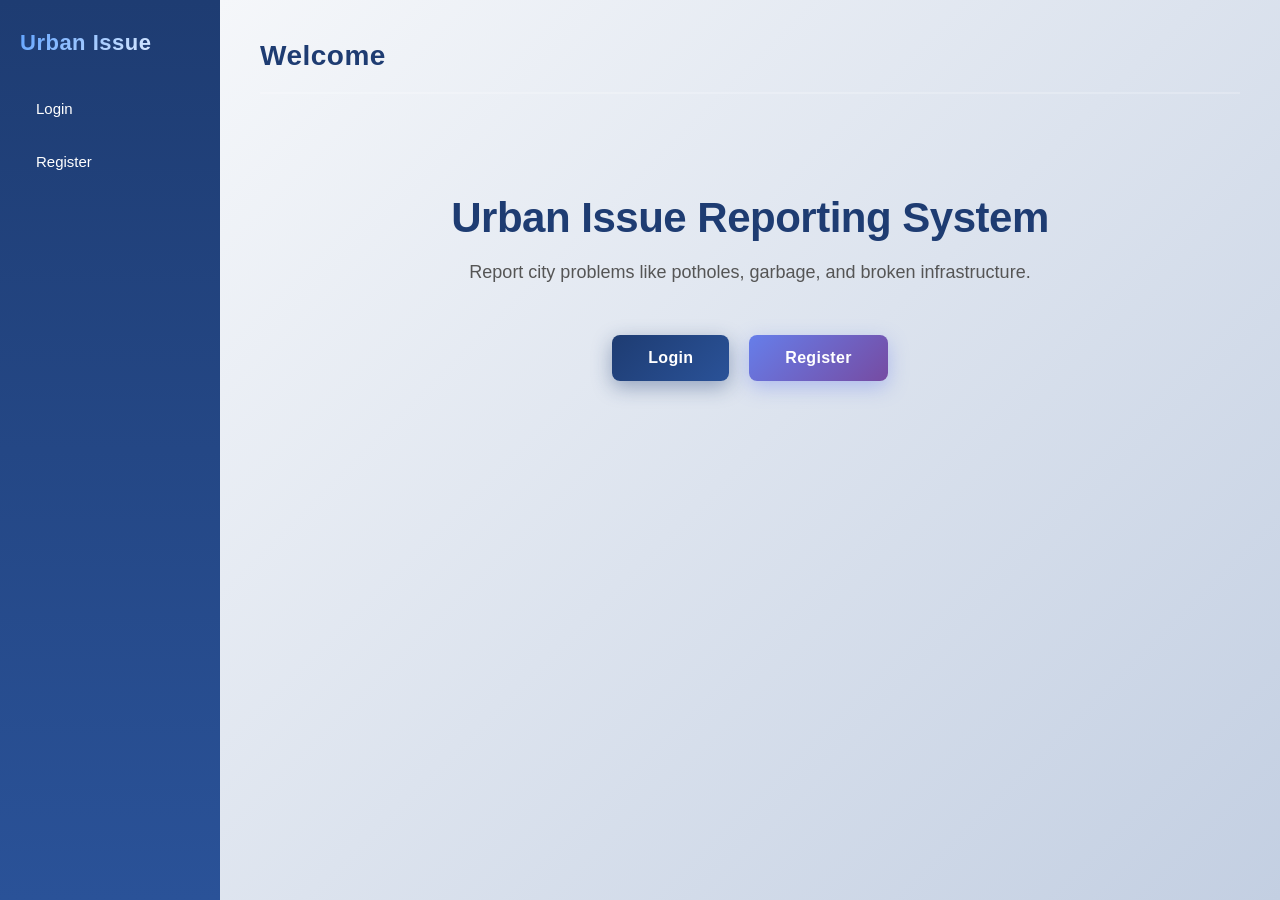
<file: src/main/resources/static/index.html>
<!doctype html>
<html lang="en">
  <head>
    <meta charset="UTF-8" />
    <meta name="viewport" content="width=device-width, initial-scale=1.0" />
    <title>Urban Issue</title>

    <link rel="stylesheet" href="css/style.css" />
  </head>

  <body>
    <div class="layout">
      <!-- Sidebar (same style as dashboards) -->

      <aside class="sidebar">
        <h2>Urban Issue</h2>

        <ul>
          <li onclick="goLogin()">Login</li>
          <li onclick="goRegister()">Register</li>
        </ul>
      </aside>

      <!-- Main Content -->

      <main class="content">
        <header class="topbar">
          <h2>Welcome</h2>
        </header>

        <section style="text-align: center; margin-top: 100px">
          <h1
            style="
              font-size: 42px;
              font-weight: 800;
              color: #1e3c72;
              margin-bottom: 16px;
              letter-spacing: -0.5px;
            "
          >
            Urban Issue Reporting System
          </h1>

          <p
            style="
              margin-top: 16px;
              font-size: 18px;
              color: #555;
              line-height: 1.6;
              max-width: 600px;
              margin-left: auto;
              margin-right: auto;
            "
          >
            Report city problems like potholes, garbage, and broken
            infrastructure.
          </p>

          <div
            style="
              margin-top: 48px;
              display: flex;
              gap: 20px;
              justify-content: center;
              flex-wrap: wrap;
            "
          >
            <button
              onclick="goLogin()"
              style="
                padding: 14px 36px;
                font-size: 16px;
                background: linear-gradient(135deg, #1e3c72 0%, #2a5298 100%);
                box-shadow: 0 6px 20px rgba(30, 60, 114, 0.4);
              "
            >
              Login
            </button>

            <button
              onclick="goRegister()"
              style="
                padding: 14px 36px;
                font-size: 16px;
                background: linear-gradient(135deg, #667eea 0%, #764ba2 100%);
                box-shadow: 0 6px 20px rgba(102, 126, 234, 0.4);
              "
            >
              Register
            </button>
          </div>
        </section>
      </main>
    </div>

    <script>
      function goLogin() {
        window.location.href = "login.html";
      }

      function goRegister() {
        window.location.href = "register.html";
      }
    </script>
  </body>
</html>
</file>
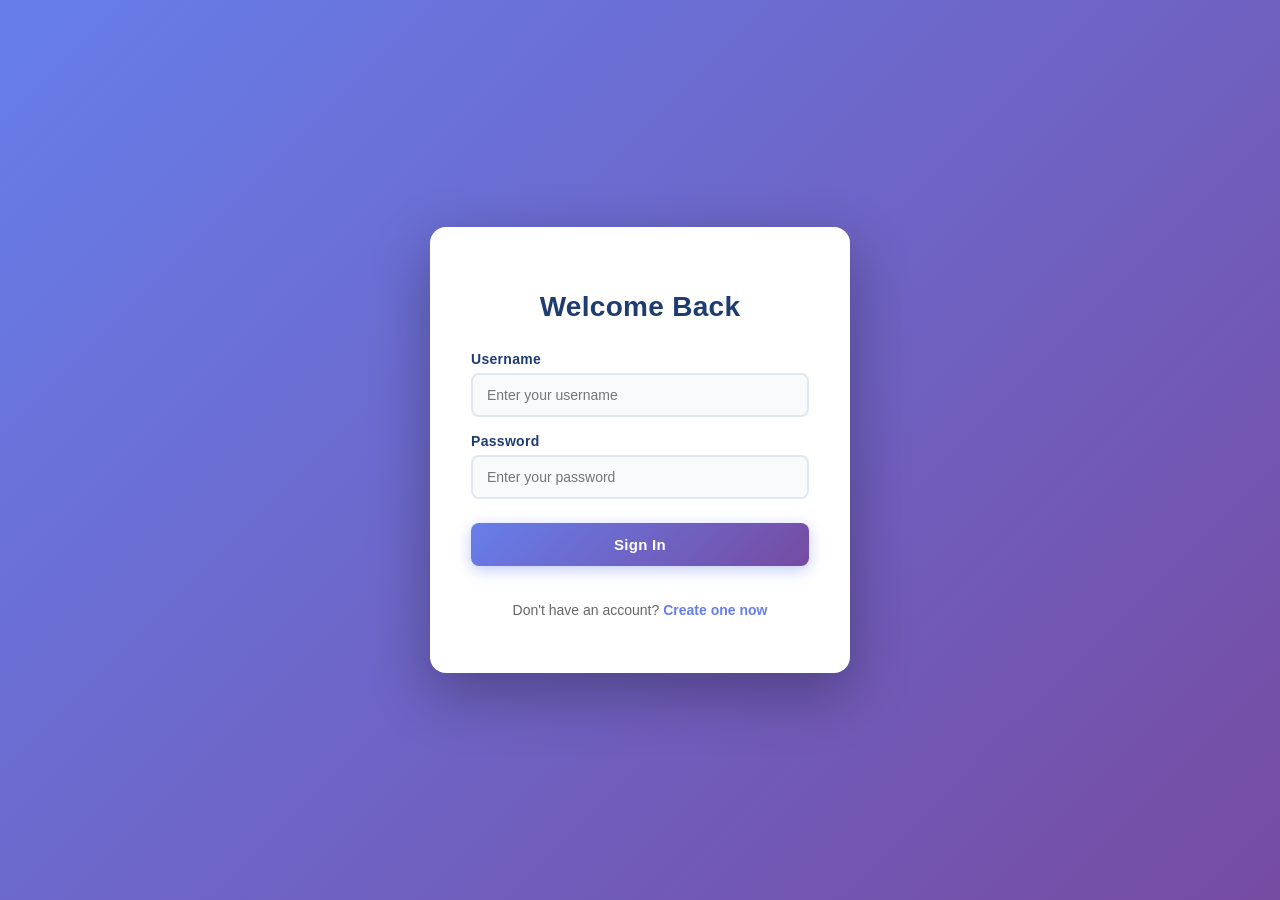
<file: src/main/resources/static/admin-dashboard.html>
<!doctype html>
<html lang="en">
  <head>
    <meta charset="UTF-8" />
    <meta name="viewport" content="width=device-width, initial-scale=1.0" />
    <title>Admin Dashboard</title>
    <link rel="stylesheet" href="css/style.css" />
  </head>

  <body>
    <div class="layout">
      <!-- Sidebar -->

      <aside class="sidebar">
        <h2>Urban Issue</h2>

        <ul>
          <li>Dashboard</li>
          <li>Issues</li>
          <li>Workers</li>
          <li onclick="openCredentialModal()">Change Credentials</li>
          <li onclick="logout()">Logout</li>
        </ul>
      </aside>

      <!-- Main Content -->

      <main class="content">
        <header class="topbar">
          <h2>Admin Dashboard</h2>
        </header>

        <!-- Stats -->

        <section id="stats">
          <div class="stat-card stat-open">
            Open Issues
            <span id="openCount">0</span>
          </div>

          <div class="stat-card stat-assigned">
            Assigned Issues
            <span id="assignedCount">0</span>
          </div>

          <div class="stat-card stat-resolved">
            Resolved Issues
            <span id="resolvedCount">0</span>
          </div>

          <div class="stat-card stat-pending">
            Pending Workers
            <span id="pendingWorkers">0</span>
          </div>
        </section>

        <!-- Pending Workers -->

        <h3>Pending Workers</h3>

        <div class="table-container">
          <table id="workerTable">
            <thead>
              <tr>
                <th>ID</th>
                <th>Name</th>
                <th>Department</th>
                <th>Location</th>
                <th>Action</th>
              </tr>
            </thead>

            <tbody></tbody>
          </table>
        </div>

        <!-- Issues Section -->

        <h3>Issues</h3>

        <select id="statusFilter" onchange="filterIssues()">
          <option value="OPEN">Open</option>
          <option value="ASSIGNED">Assigned</option>
          <option value="RESOLVED">Resolved</option>
        </select>

        <div class="table-container">
          <table id="issueTable">
            <thead>
              <tr>
                <th>ID</th>
                <th>Title</th>
                <th>Department</th>
                <th>Priority</th>
                <th>Status</th>
                <th class="date-col">Created</th>
                <th class="date-col">Assigned</th>
                <th class="date-col">Resolved</th>
                <th>Image</th>
                <th>Assign Worker</th>
                <th>Comments</th>
              </tr>
            </thead>

            <tbody></tbody>
          </table>
        </div>

        <!-- Comment Modal -->

        <div id="commentModal" class="modal-overlay">
          <div class="modal-box">
            <h3>Issue Comments</h3>

            <div id="commentList"></div>

            <textarea id="newComment" placeholder="Write comment"></textarea>

            <div class="modal-actions">
              <button onclick="addComment()">Add Comment</button>
              <button onclick="closeComments()">Close</button>
            </div>
          </div>
        </div>

        <div id="credentialModal" class="modal-overlay">
          <div class="modal-box">
            <h3>Update Credentials</h3>

            <label>New Username</label>
            <input type="text" id="newUsername" />

            <label>New Password</label>
            <input type="text" id="newPassword" />

            <p id="message">
              Don't leave any field blank. Input existing one if not changing.
            </p>

            <div class="modal-action">
              <button onclick="updateCredentials()">Update</button>
              <button onclick="closeCredentialModal()">Close</button>
            </div>
          </div>
        </div>

        <p id="message"></p>
      </main>
    </div>

    <script src="js/admin.js"></script>
  </body>
</html>
</file>
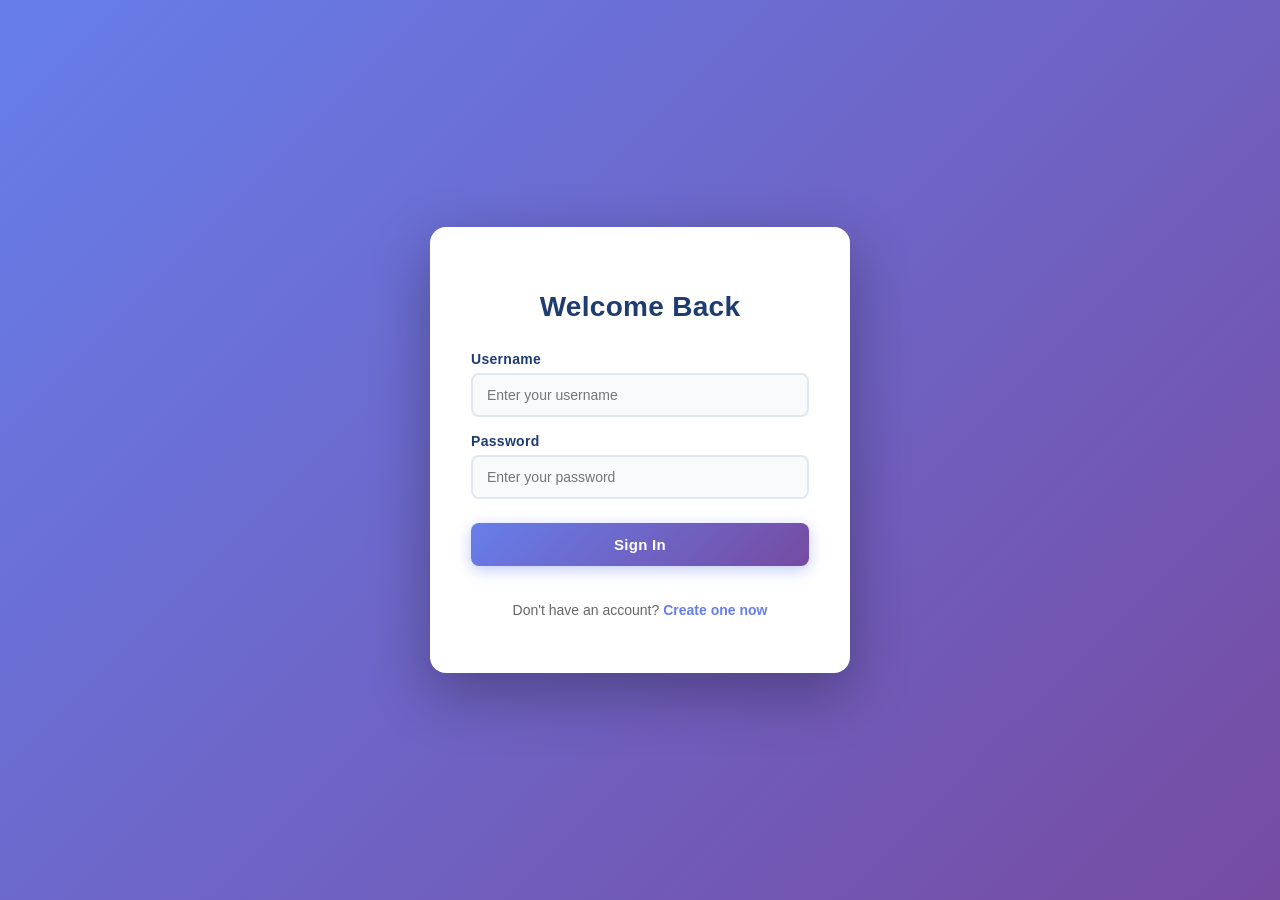
<file: src/main/resources/static/citizen-dashboard.html>
<!doctype html>
<html>
  <head>
    <title>Citizen Dashboard</title>
    <link rel="stylesheet" href="css/style.css" />
  </head>

  <body>
    <div class="layout">
      <!-- Sidebar -->
      <aside class="sidebar">
        <h2>Urban Issue</h2>

        <ul>
          <li>Citizen Dashboard</li>
          <li onclick="openCredentialModal()">Change Credentials</li>
          <li onclick="logout()">Logout</li>
        </ul>
      </aside>

      <!-- Main Content -->
      <main class="content">
        <header class="topbar">
          <h2>Citizen Dashboard</h2>
        </header>

        <!-- Profile + Submit Issue -->
        <div class="top-grid">
          <!-- Profile Card -->
          <div class="profile-card">
            <h3>My Profile</h3>

            <div id="profileBox">
              <p><b>ID:</b> <span id="userId"></span></p>
              <p><b>Name:</b> <span id="userName"></span></p>
              <p><b>Username:</b> <span id="userUsername"></span></p>
              <p><b>Location:</b> <span id="userLocation"></span></p>
            </div>
          </div>

          <!-- Issue Form -->
          <div class="form-card">
            <h3>Submit New Issue</h3>

            <form id="issueForm">
              <label>Title</label>
              <input type="text" id="title" required />

              <label>Description</label>
              <textarea id="description" required></textarea>

              <label>Category</label>
              <select id="category">
                <option value="Garbage">Garbage</option>
                <option value="Water">Water</option>
                <option value="Road">Road</option>
                <option value="Electricity">Electricity</option>
              </select>

              <label>Priority</label>
              <select id="priority">
                <option value="LOW">Low</option>
                <option value="MEDIUM">Medium</option>
                <option value="HIGH">High</option>
              </select>

              <label>Location</label>
              <input type="text" id="location" required />

              <label>Upload Image</label>
              <input type="file" id="image" />

              <button type="submit">Submit Issue</button>
            </form>
          </div>
        </div>

        <!-- Issues Table -->
        <h3>My Issues</h3>

        <div class="table-container">
          <table id="issueTable">
            <thead>
              <tr>
                <th>ID</th>
                <th>Title</th>
                <th>Description</th>
                <th>Priority</th>
                <th>Status</th>
                <th>Assigned Worker</th>
                <th class="date-col">Date</th>
                <th>Image</th>
                <th>Comments</th>
                <th>Timeline</th>
              </tr>
            </thead>

            <tbody></tbody>
          </table>
        </div>

        <!-- Comment Modal -->
        <div id="commentModal" class="modal-overlay">
          <div class="modal-box">
            <h3>Issue Comments</h3>

            <div id="commentList"></div>

            <textarea id="newComment" placeholder="Write comment"></textarea>

            <div class="modal-actions">
              <button onclick="addComment()">Add Comment</button>
              <button onclick="closeComments()">Close</button>
            </div>
          </div>
        </div>

        <div id="credentialModal" class="modal-overlay">
          <div class="modal-box">
            <h3>Update Credentials</h3>

            <label>New Username</label>
            <input type="text" id="newUsername" />

            <label>New Password</label>
            <input type="text" id="newPassword" />

            <p id="message">
              Don't leave any field blank. Input existing one if not changing.
            </p>

            <div class="modal-action">
              <button onclick="updateCredentials()">Update</button>
              <button onclick="closeCredentialModal()">Close</button>
            </div>
          </div>
        </div>

        <!-- Timeline Modal -->
        <div id="timelineModal" class="modal-overlay">
          <div class="modal-box">
            <h3>Issue Timeline</h3>

            <div id="timelineList"></div>

            <div class="modal-actions">
              <button onclick="closeTimeline()">Close</button>
            </div>
          </div>
        </div>

        <p id="message"></p>
      </main>
    </div>

    <script src="js/citizen.js"></script>
  </body>
</html>
</file>
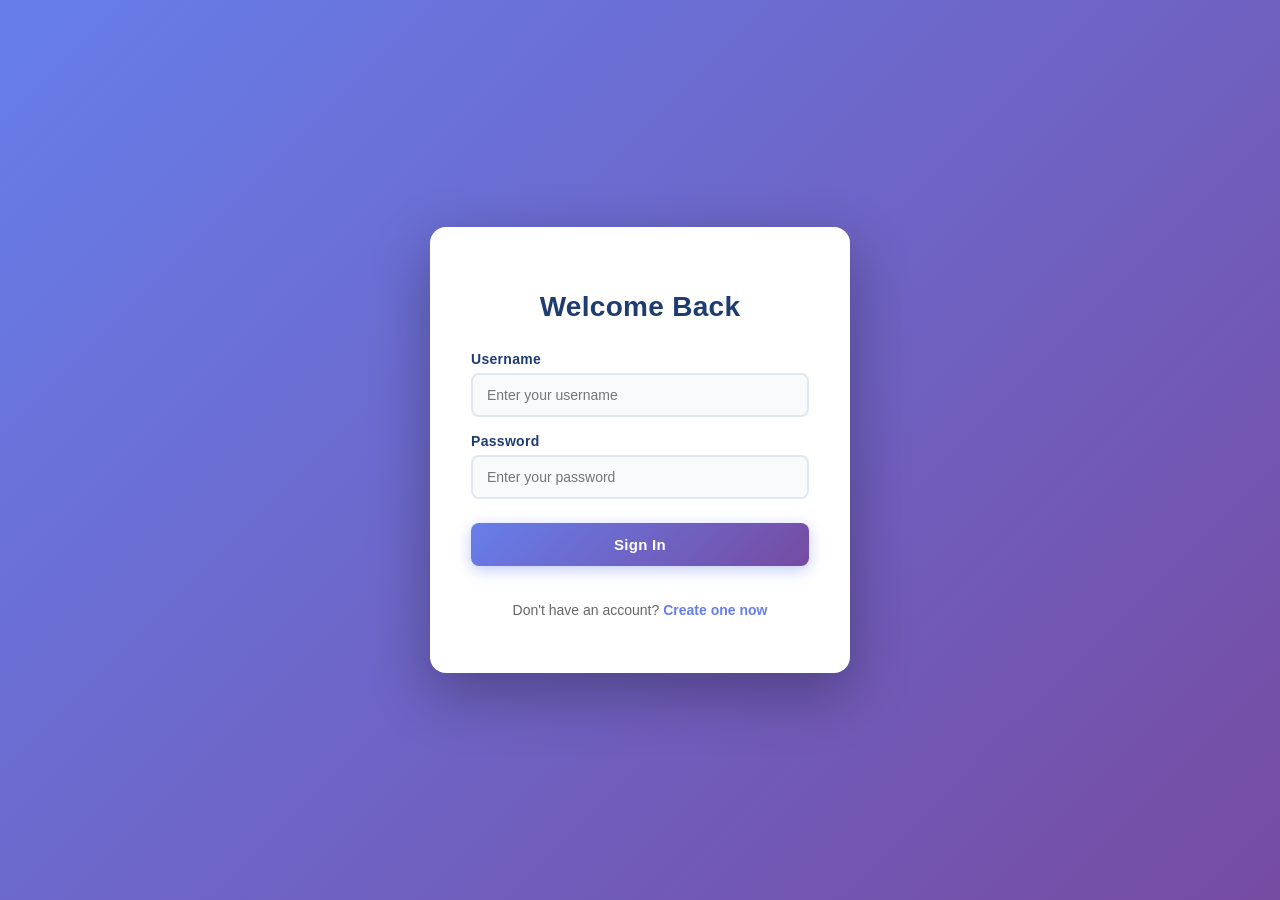
<file: src/main/resources/static/login.html>
<!doctype html>
<html lang="en">
  <head>
    <meta charset="UTF-8" />
    <title>Urban Issue - Login</title>
    <link rel="stylesheet" href="css/style.css" />
  </head>
  <body>
    <div class="auth-container">
      <div class="auth-card">
        <h2>Welcome Back</h2>

        <form id="loginForm">
          <div>
            <label for="username">Username</label>
            <input
              type="text"
              id="username"
              placeholder="Enter your username"
              required
            />
          </div>

          <div>
            <label for="password">Password</label>
            <input
              type="password"
              id="password"
              placeholder="Enter your password"
              required
            />
          </div>

          <button type="submit">Sign In</button>

          <p class="auth-link">
            Don't have an account? <a href="register.html">Create one now</a>
          </p>
          <p id="message"></p>
        </form>
      </div>
    </div>

    <script src="js/login.js"></script>
  </body>
</html>
</file>
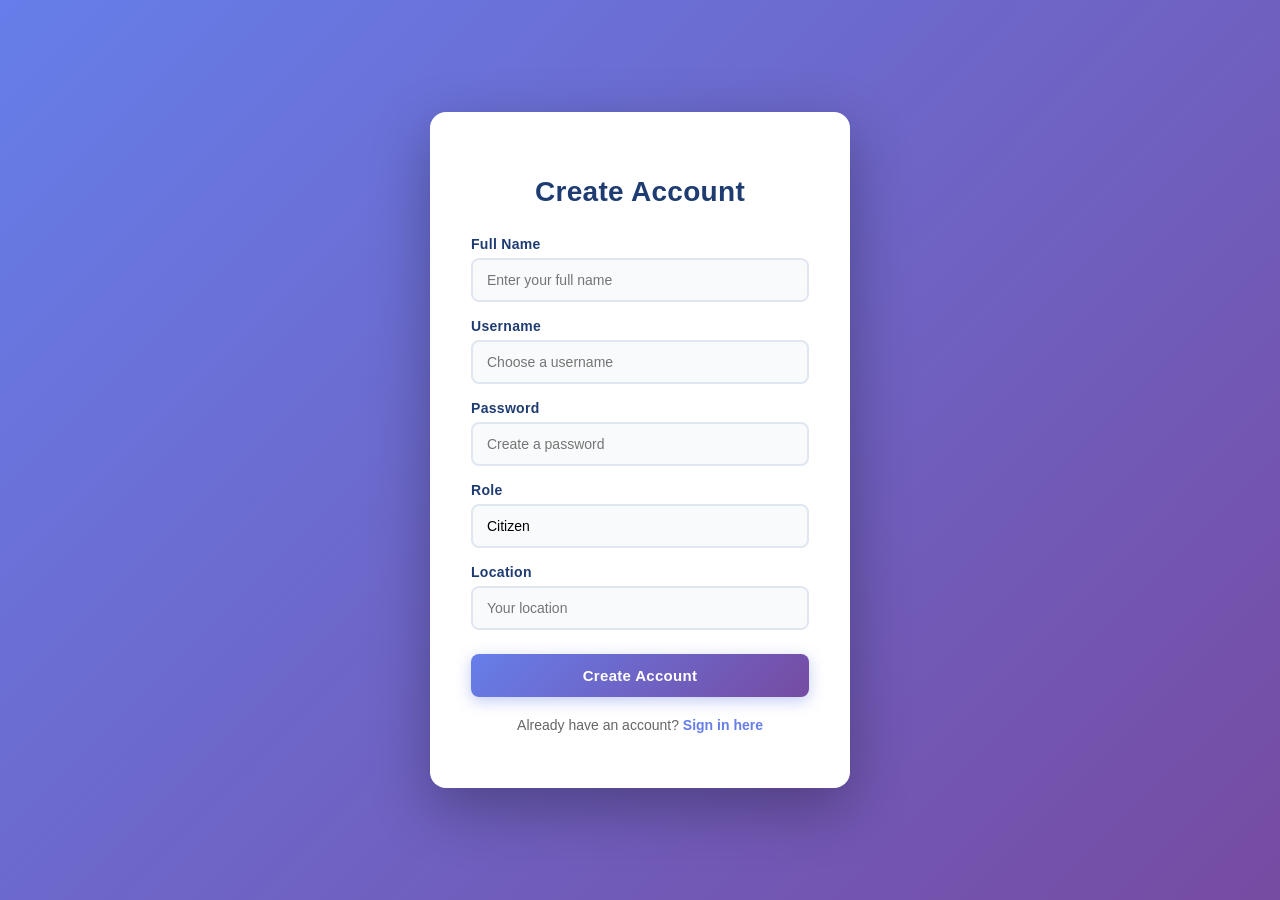
<file: src/main/resources/static/register.html>
<!doctype html>
<html lang="en">
  <head>
    <meta charset="UTF-8" />
    <title>Register - Urban Issue</title>
    <link rel="stylesheet" href="css/style.css" />
  </head>

  <body>
    <div class="auth-container">
      <div class="auth-card">
        <h2>Create Account</h2>

        <form id="registerForm">
          <div>
            <label for="name">Full Name</label>
            <input
              type="text"
              id="name"
              placeholder="Enter your full name"
              required
            />
          </div>

          <div>
            <label for="username">Username</label>
            <input
              type="text"
              id="username"
              placeholder="Choose a username"
              required
            />
          </div>

          <div>
            <label for="password">Password</label>
            <input
              type="password"
              id="password"
              placeholder="Create a password"
              required
            />
          </div>

          <div>
            <label for="role">Role</label>
            <select id="role">
              <option value="CITIZEN">Citizen</option>
              <option value="WORKER">Worker</option>
            </select>
          </div>

          <div>
            <label for="location">Location</label>
            <input type="text" id="location" placeholder="Your location" />
          </div>

          <div id="departmentContainer" style="display: none">
            <label for="department">Department</label>
            <input type="text" id="department" placeholder="Your department" />
          </div>

          <button type="submit">Create Account</button>
        </form>

        <p class="auth-link">
          Already have an account? <a href="login.html">Sign in here</a>
        </p>

        <p id="message"></p>
      </div>
    </div>

    <script src="js/app.js"></script>
  </body>
</html>
</file>
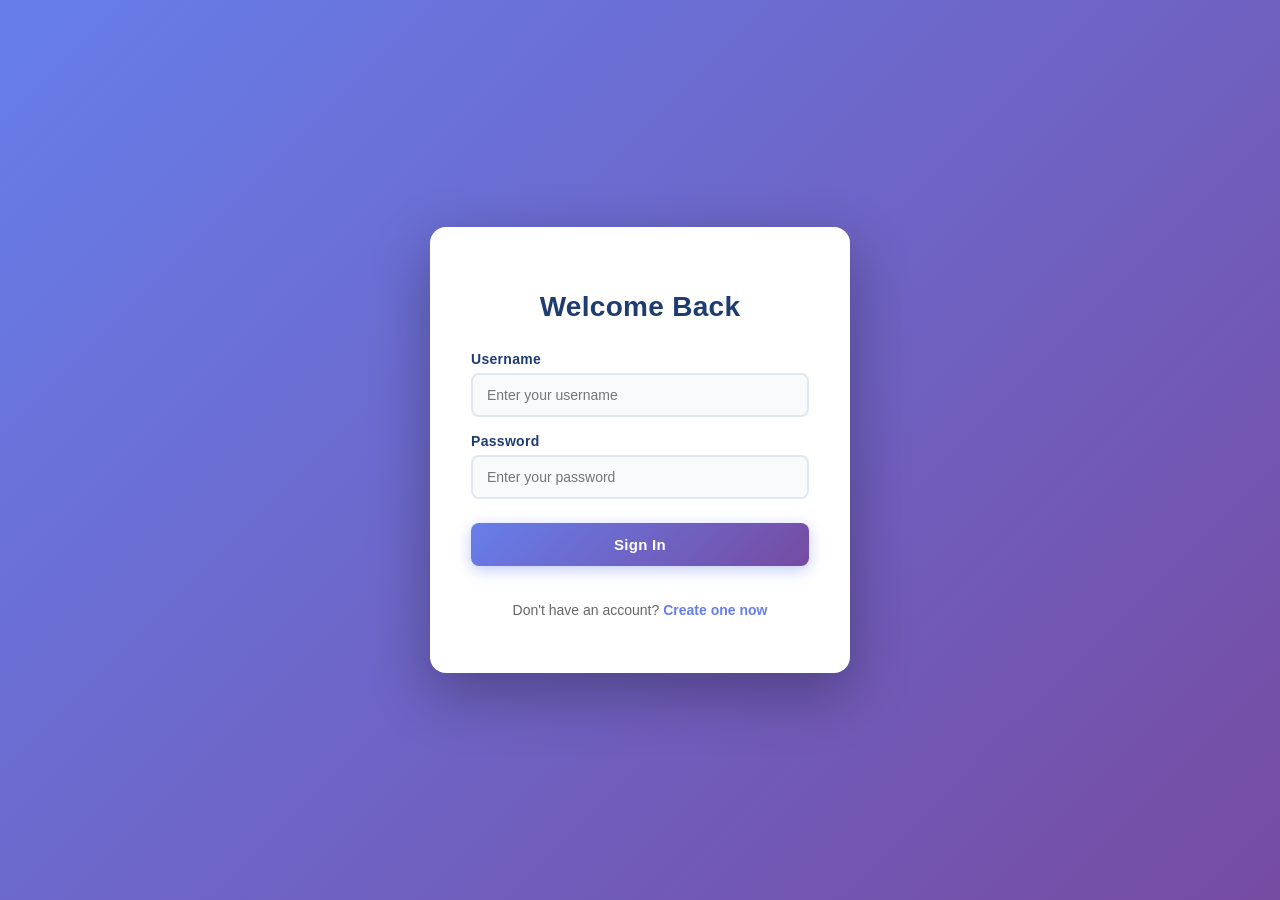
<file: src/main/resources/static/worker-dashboard.html>
<!doctype html>
<html>
  <head>
    <title>Worker Dashboard</title>
    <link rel="stylesheet" href="css/style.css" />
  </head>

  <body>
    <div class="layout">
      <!-- Sidebar -->
      <aside class="sidebar">
        <h2>Urban Issue</h2>
        <ul>
          <li>Worker Dashboard</li>
          <li onclick="openCredentialModal()">Change Credentials</li>
          <li onclick="logout()">Logout</li>
        </ul>
      </aside>
      <!-- Main Content -->
      <main class="content">
        <header class="topbar"><h2>Worker Dashboard</h2></header>
        <!-- Profile + Performance -->
        <div class="top-grid">
          <!-- Worker Profile -->
          <div class="profile-card">
            <h3>Worker Profile</h3>
            <div id="workerProfile">
              <p><b>ID:</b> <span id="workerId"></span></p>
              <p><b>Name:</b> <span id="workerName"></span></p>
              <p><b>Username:</b> <span id="workerUsername"></span></p>
              <p><b>Department:</b> <span id="workerDepartment"></span></p>
              <p><b>Location:</b> <span id="workerLocation"></span></p>
            </div>
          </div>
          <!-- Performance Stats -->
          <div class="stats-card">
            <h3>My Performance</h3>
            <div class="stats-row">
              <div class="stat-card">
                <p>Assigned Issues</p>
                <span id="assignedCount">0</span>
              </div>
              <div class="stat-card">
                <p>Resolved Issues</p>
                <span id="resolvedCount">0</span>
              </div>
              <div class="stat-card">
                <p>Total Issues</p>
                <span id="totalCount">0</span>
              </div>
            </div>
          </div>
        </div>
        <!-- Issues Section -->
        <h3>My Issues</h3>
        <select id="statusFilter" onchange="filterIssues()">
          <option value="ASSIGNED">Assigned</option>
          <option value="RESOLVED">Resolved</option>
          <option value="ALL">All</option>
        </select>
        <div class="table-container">
          <table id="issueTable">
            <thead>
              <tr>
                <th>ID</th>
                <th>Title</th>
                <th>Description</th>
                <th>Priority</th>
                <th>Status</th>
                <th>Action</th>
                <th>Image</th>
                <th>Comments</th>
              </tr>
            </thead>
            <tbody></tbody>
          </table>
        </div>
        <!-- Comment Modal -->
        <div id="commentModal" class="modal-overlay">
          <div class="modal-box">
            <h3>Issue Comments</h3>
            <div id="commentList"></div>
            <textarea id="newComment" placeholder="Write comment"></textarea>
            <div class="modal-actions">
              <button onclick="addComment()">Add Comment</button>
              <button onclick="closeComments()">Close</button>
            </div>
          </div>
        </div>

        <div id="credentialModal" class="modal-overlay">
          <div class="modal-box">
            <h3>Update Credentials</h3>

            <label>New Username</label>
            <input type="text" id="newUsername" />

            <label>New Password</label>
            <input type="text" id="newPassword" />

            <p id="message">
              Don't leave any field blank. Input existing one if not changing.
            </p>

            <div class="modal-action">
              <button onclick="updateCredentials()">Update</button>
              <button onclick="closeCredentialModal()">Close</button>
            </div>
          </div>
        </div>

        <p id="message"></p>
      </main>
    </div>

    <script src="js/worker.js"></script>
  </body>
</html>
</file>
<file: src/main/resources/static/css/style.css>
* {
  box-sizing: border-box;
}

/* ===== GLOBAL ===== */

body {
  font-family:
    -apple-system, BlinkMacSystemFont, "Segoe UI", Roboto, "Helvetica Neue",
    Arial, sans-serif;
  margin: 0;
  background: linear-gradient(135deg, #f5f7fa 0%, #c3cfe2 100%);
  min-height: 100vh;
}

/* ===== LAYOUT ===== */

.layout {
  display: flex;
  min-height: 100vh;
}

/* ===== SIDEBAR ===== */

.sidebar {
  width: 220px;
  background: linear-gradient(180deg, #1e3c72 0%, #2a5298 100%);
  color: white;
  padding: 30px 20px;
  box-shadow: 4px 0 15px rgba(0, 0, 0, 0.1);
  overflow-y: auto;
}

.sidebar h2 {
  margin-bottom: 30px;
  margin-top: 0;
  font-size: 22px;
  font-weight: 700;
  letter-spacing: 0.5px;
  background: linear-gradient(135deg, #60a3ff 0%, #ffffff 100%);
  -webkit-background-clip: text;
  -webkit-text-fill-color: transparent;
  background-clip: text;
}

.sidebar ul {
  list-style: none;
  padding: 0;
  margin: 0;
}

.sidebar li {
  padding: 14px 16px;
  cursor: pointer;
  border-radius: 8px;
  transition: all 0.3s ease;
  margin-bottom: 8px;
  font-size: 15px;
  font-weight: 500;
  user-select: none;
}

.sidebar li:hover {
  background: rgba(255, 255, 255, 0.15);
  transform: translateX(5px);
  color: #60a3ff;
  box-shadow: inset 0 0 10px rgba(255, 255, 255, 0.1);
}

/* ===== CONTENT ===== */

.content {
  flex: 1;
  padding: 40px;
  overflow: auto;
  background: linear-gradient(135deg, #f5f7fa 0%, #c3cfe2 100%);
}

.topbar {
  margin-bottom: 35px;
  padding-bottom: 20px;
  border-bottom: 2px solid rgba(255, 255, 255, 0.2);
}

.topbar h2 {
  margin: 0;
  font-size: 28px;
  font-weight: 700;
  color: #1e3c72;
  letter-spacing: 0.5px;
}

/* ===== GRID (PROFILE + FORM) ===== */

.top-grid {
  display: grid;
  grid-template-columns: 1fr 1fr;
  gap: 25px;
  margin-bottom: 30px;
  align-items: stretch;
}

/* ===== CARDS ===== */

.profile-card,
.form-card,
.stats-card {
  background: white;
  padding: 28px;
  border-radius: 12px;
  box-shadow: 0 4px 20px rgba(0, 0, 0, 0.08);
  border: 1px solid rgba(255, 255, 255, 0.8);
  transition: all 0.3s cubic-bezier(0.4, 0, 0.2, 1);
}

.profile-card h3,
.form-card h3,
.stats-card h3 {
  margin-top: 0;
  margin-bottom: 20px;
  font-size: 20px;
  color: #1e3c72;
  font-weight: 700;
}

/* ===== STATS ===== */

#stats {
  display: grid;
  grid-template-columns: repeat(4, 1fr);
  gap: 25px;
  margin-bottom: 35px;
}

.stats-row {
  display: flex;
  gap: 20px;
  margin-top: 10px;
}

.stat-card {
  flex: 1;
  background: linear-gradient(135deg, #f8f9fb 0%, #f0f4f8 100%);
  padding: 20px;
  border-radius: 10px;
  text-align: center;
  font-weight: 600;
  border: 1px solid rgba(30, 60, 114, 0.1);
  transition: all 0.3s ease;
  cursor: default;
}

.stat-card:hover {
  transform: translateY(-4px);
  box-shadow: 0 8px 25px rgba(30, 60, 114, 0.15);
  border-color: rgba(30, 60, 114, 0.2);
}

.stat-card span {
  display: block;
  font-size: 26px;
  font-weight: 800;
  margin-top: 8px;
  color: #1e3c72;
}

/* ===== TABLES ===== */

.table-container {
  background: white;
  border-radius: 12px;
  box-shadow: 0 4px 20px rgba(0, 0, 0, 0.08);
  max-height: 420px;
  overflow: auto;
  margin-top: 15px;
  border: 1px solid rgba(0, 0, 0, 0.05);
}

table {
  width: 100%;
  border-collapse: collapse;
}

th,
td {
  padding: 14px 16px;
  border-bottom: 1px solid #e8ecf2;
  text-align: left;
  font-size: 14px;
}

th {
  background: linear-gradient(135deg, #1e3c72 0%, #2a5298 100%);
  color: white;
  position: sticky;
  top: 0;
  z-index: 2;
  font-weight: 700;
  letter-spacing: 0.3px;
  user-select: none;
}

tr:hover {
  background: #f8fafb;
  transition: background 0.2s ease;
}

table img {
  width: 60px;
  height: 60px;
  border-radius: 6px;
  object-fit: cover;
  border: 2px solid #e8ecf2;
  transition: transform 0.2s ease;
}

table img:hover {
  transform: scale(1.05);
}

/* Prevent date wrapping */
.date-col {
  white-space: nowrap;
  width: 120px;
  text-align: center;
}

/* ===== FORMS ===== */

label {
  display: block;
  margin-top: 14px;
  margin-bottom: 6px;
  font-weight: 700;
  color: #1e3c72;
  font-size: 14px;
  letter-spacing: 0.3px;
}

input,
textarea,
select {
  width: 100%;
  padding: 12px 14px;
  border-radius: 8px;
  border: 2px solid #e0e7f1;
  font-size: 14px;
  background: #f9fafb;
  transition: all 0.3s ease;
  font-family: inherit;
}

input:hover,
textarea:hover,
select:hover {
  border-color: #d0dce9;
  background: #fafbfc;
}

input:focus,
textarea:focus,
select:focus {
  outline: none;
  border-color: #2a5298;
  background: white;
  box-shadow: 0 0 0 4px rgba(42, 82, 152, 0.1);
}

textarea {
  resize: none;
  min-height: 100px;
  font-family: inherit;
}

input[type="file"] {
  background: white;
  padding: 8px;
  border-color: #e0e7f1;
}

input[type="file"]::file-selector-button {
  background: #2a5298;
  color: white;
  padding: 6px 14px;
  margin-right: 8px;
  border: none;
  border-radius: 6px;
  cursor: pointer;
  font-weight: 600;
  transition: background 0.2s ease;
}

input[type="file"]::file-selector-button:hover {
  background: #1e3c72;
}

/* ===== BUTTONS ===== */

button {
  background: linear-gradient(135deg, #1e3c72 0%, #2a5298 100%);
  color: white;
  border: none;
  padding: 12px 20px;
  border-radius: 8px;
  font-size: 14px;
  font-weight: 700;
  cursor: pointer;
  transition: all 0.3s ease;
  letter-spacing: 0.3px;
  box-shadow: 0 4px 12px rgba(30, 60, 114, 0.3);
  user-select: none;
}

button:hover {
  background: linear-gradient(135deg, #2a5298 0%, #3a6bb0 100%);
  transform: translateY(-2px);
  box-shadow: 0 6px 20px rgba(30, 60, 114, 0.4);
}

button:active {
  transform: translateY(0);
  box-shadow: 0 2px 8px rgba(30, 60, 114, 0.3);
}

form button {
  width: 100%;
  margin-top: 18px;
}

/* ===== SELECT DROPDOWN ===== */

select {
  cursor: pointer;
  appearance: none;
  background-image: url("data:image/svg+xml;charset=UTF-8,%3csvg xmlns='http://www.w3.org/2000/svg' viewBox='0 0 24 24' fill='none' stroke='%232a5298' stroke-width='2' stroke-linecap='round' stroke-linejoin='round'%3e%3cpolyline points='6 9 12 15 18 9'%3e%3c/polyline%3e%3c/svg%3e");
  background-repeat: no-repeat;
  background-position: right 10px center;
  background-size: 20px;
  padding-right: 36px;
}

/* ===== STATUS COLORS ===== */

.status-open {
  color: #f59e0b;
  font-weight: bold;
  background: #fef3c7;
  padding: 4px 10px;
  border-radius: 6px;
  display: inline-block;
  font-size: 13px;
}

.status-assigned {
  color: #3f319a;
  font-weight: bold;
  background: #e0d5ff;
  padding: 4px 10px;
  border-radius: 6px;
  display: inline-block;
  font-size: 13px;
}

.status-resolved {
  color: #059669;
  font-weight: bold;
  background: #d1fae5;
  padding: 4px 10px;
  border-radius: 6px;
  display: inline-block;
  font-size: 13px;
}

/* ===== PRIORITY COLORS ===== */

.priority-high {
  color: #dc2626;
  font-weight: bold;
  background: #fee2e2;
  padding: 4px 10px;
  border-radius: 6px;
  display: inline-block;
  font-size: 13px;
}

.priority-medium {
  color: #d97706;
  font-weight: bold;
  background: #fef08a;
  padding: 4px 10px;
  border-radius: 6px;
  display: inline-block;
  font-size: 13px;
}

.priority-low {
  color: #4b5563;
  font-weight: bold;
  background: #e5e7eb;
  padding: 4px 10px;
  border-radius: 6px;
  display: inline-block;
  font-size: 13px;
}

/* ===== MODAL ===== */

.modal-overlay {
  position: fixed;
  top: 0;
  left: 0;
  width: 100%;
  height: 100%;
  background: rgba(0, 0, 0, 0.5);
  display: none;
  align-items: center;
  justify-content: center;
  z-index: 1000;
  backdrop-filter: blur(4px);
}

.modal-box {
  background: white;
  width: 500px;
  max-height: 80vh;
  overflow: auto;
  padding: 30px;
  border-radius: 14px;
  box-shadow: 0 20px 60px rgba(0, 0, 0, 0.3);
  animation: modalSlideIn 0.3s ease;
}

@keyframes modalSlideIn {
  from {
    opacity: 0;
    transform: translateY(-30px);
  }
  to {
    opacity: 1;
    transform: translateY(0);
  }
}

.modal-box h3 {
  margin-top: 0;
  color: #1e3c72;
  font-size: 22px;
  font-weight: 700;
  margin-bottom: 18px;
}

.modal-box textarea {
  width: 100%;
  height: 100px;
  margin-top: 10px;
}

.modal-actions {
  margin-top: 20px;
  text-align: right;
  display: flex;
  gap: 10px;
  justify-content: flex-end;
}

.modal-actions button {
  padding: 10px 18px;
}

/* ===== AUTH PAGES (LOGIN / REGISTER) ===== */

/* AUTH PAGE BACKGROUND */

.auth-container {
  display: flex;
  align-items: center;
  justify-content: center;
  min-height: 100vh;
  background: linear-gradient(135deg, #667eea 0%, #764ba2 100%);
  padding: 20px;
}

.auth-card {
  background: white;
  padding: 40px;
  border-radius: 16px;
  box-shadow: 0 20px 60px rgba(0, 0, 0, 0.3);
  width: 420px;
  max-width: 95%;
  transition: all 0.3s cubic-bezier(0.4, 0, 0.2, 1);
  border: 1px solid rgba(255, 255, 255, 0.1);
}

.auth-card:hover {
  transform: translateY(-8px);
  box-shadow: 0 30px 80px rgba(0, 0, 0, 0.4);
}

.auth-card h2 {
  margin-bottom: 28px;
  text-align: center;
  font-size: 28px;
  font-weight: 800;
  color: #1e3c72;
  letter-spacing: 0.3px;
}

.auth-card form {
  display: flex;
  flex-direction: column;
  gap: 16px;
}

.auth-card button {
  margin-top: 8px;
  padding: 13px;
  font-size: 15px;
}

.auth-card label {
  margin-top: 0;
  margin-bottom: 6px;
}

.profile-card,
.form-card,
.stats-card,
.stat-card,
.table-container,
.auth-card {
  transition: all 0.3s cubic-bezier(0.4, 0, 0.2, 1);
}

.profile-card:hover,
.form-card:hover,
.stats-card:hover,
.table-container:hover {
  transform: translateY(-4px);
  box-shadow: 0 12px 35px rgba(30, 60, 114, 0.15);
}

.auth-card input,
.auth-card select {
  padding: 12px 14px;
  border-radius: 8px;
  border: 2px solid #e0e7f1;
  background: #f9fafb;
  font-size: 14px;
  transition: all 0.3s ease;
  font-family: inherit;
}

.auth-card input:hover,
.auth-card select:hover {
  border-color: #d0dce9;
  background: #fafbfc;
}

.auth-card input:focus,
.auth-card select:focus {
  outline: none;
  border-color: #667eea;
  background: white;
  box-shadow: 0 0 0 4px rgba(102, 126, 234, 0.1);
}

.auth-card button {
  background: linear-gradient(135deg, #667eea 0%, #764ba2 100%);
  color: white;
  padding: 13px;
  border-radius: 8px;
  border: none;
  font-weight: 700;
  cursor: pointer;
  transition: all 0.3s ease;
  box-shadow: 0 4px 15px rgba(102, 126, 234, 0.4);
}

.auth-card button:hover {
  background: linear-gradient(135deg, #764ba2 0%, #667eea 100%);
  transform: translateY(-2px);
  box-shadow: 0 6px 25px rgba(102, 126, 234, 0.5);
}

.auth-card button:active {
  transform: translateY(0);
  box-shadow: 0 2px 10px rgba(102, 126, 234, 0.3);
}

.auth-card button:hover {
  background: linear-gradient(135deg, #764ba2 0%, #667eea 100%);
  transform: translateY(-1px);
}

.auth-link {
  text-align: center;
  margin-top: 20px;
  font-size: 14px;
  color: #666;
}

.auth-link a {
  color: #667eea;
  text-decoration: none;
  font-weight: 700;
  transition: color 0.2s ease;
}

.auth-link a:hover {
  color: #764ba2;
  text-decoration: underline;
}

/* ===== PROFILE BOX ===== */

#profileBox p {
  margin: 12px 0;
  font-size: 15px;
  color: #374151;
  line-height: 1.6;
}

#profileBox b {
  color: #1e3c72;
  font-weight: 700;
}

/* ===== MESSAGE STYLES ===== */

#message {
  margin-top: 14px;
  padding: 12px;
  border-radius: 8px;
  font-size: 14px;
  text-align: center;
  display: none;
}

#message.success {
  background: #d1fae5;
  color: #059669;
  border: 1px solid #a7f3d0;
  display: block;
}

#message.error {
  background: #fee2e2;
  color: #dc2626;
  border: 1px solid #fecaca;
  display: block;
}

/* ===== RESPONSIVE ===== */

@media (max-width: 900px) {
  .layout {
    flex-direction: column;
  }

  .sidebar {
    width: 100%;
    padding: 20px;
  }

  .content {
    padding: 30px 20px;
  }

  .top-grid {
    grid-template-columns: 1fr;
  }

  #stats {
    grid-template-columns: 1fr 1fr;
  }

  .modal-box {
    width: 90%;
    max-width: 500px;
  }

  .auth-card {
    width: 95%;
    padding: 30px;
  }
}

@media (max-width: 600px) {
  .sidebar h2 {
    font-size: 18px;
  }

  .topbar h2 {
    font-size: 22px;
  }

  .content {
    padding: 20px;
  }

  #stats {
    grid-template-columns: 1fr;
  }

  .profile-card,
  .form-card,
  .stats-card {
    padding: 20px;
  }

  button {
    padding: 10px 16px;
    font-size: 13px;
  }

  table,
  th,
  td {
    font-size: 12px;
  }

  th,
  td {
    padding: 10px 8px;
  }

  .table-container {
    max-height: 300px;
  }

  .auth-card {
    width: 100%;
    padding: 25px;
  }

  .auth-card h2 {
    font-size: 22px;
    margin-bottom: 20px;
  }

  .modal-box {
    width: 95%;
    padding: 20px;
  }
}

/* ===== SCROLLBAR STYLING ===== */

::-webkit-scrollbar {
  width: 8px;
  height: 8px;
}

::-webkit-scrollbar-track {
  background: #f1f5f9;
}

::-webkit-scrollbar-thumb {
  background: #cbd5e1;
  border-radius: 4px;
}

::-webkit-scrollbar-thumb:hover {
  background: #94a3b8;
}

/* ===== ADDITIONAL UI ENHANCEMENTS ===== */

/* Status Filter Dropdown */
#statusFilter {
  margin-bottom: 20px;
  width: auto;
  max-width: 250px;
}

/* Admin Stats Cards */
.stat-open,
.stat-assigned,
.stat-resolved,
.stat-pending {
  position: relative;
  overflow: hidden;
}

.stat-open {
  border-left: 4px solid #f59e0b;
}

.stat-assigned {
  border-left: 4px solid #3f319a;
}

.stat-resolved {
  border-left: 4px solid #059669;
}

.stat-pending {
  border-left: 4px solid #667eea;
}

/* Headings Enhancement */
h3 {
  color: #1e3c72;
  font-weight: 700;
  font-size: 18px;
  margin-top: 28px;
  margin-bottom: 18px;
  letter-spacing: 0.3px;
}

h1 {
  letter-spacing: -0.5px;
}

/* Link Styling */
a {
  color: #667eea;
  text-decoration: none;
  transition: color 0.2s ease;
}

a:hover {
  color: #764ba2;
}

/* Focus Ring for Accessibility */
button:focus,
input:focus,
textarea:focus,
select:focus {
  outline: 2px solid #667eea;
  outline-offset: 2px;
}

/* Modal Action Button Styling */
.modal-action button {
  margin-right: 8px;
}

.modal-action button:last-child {
  margin-right: 0;
}
</file>
